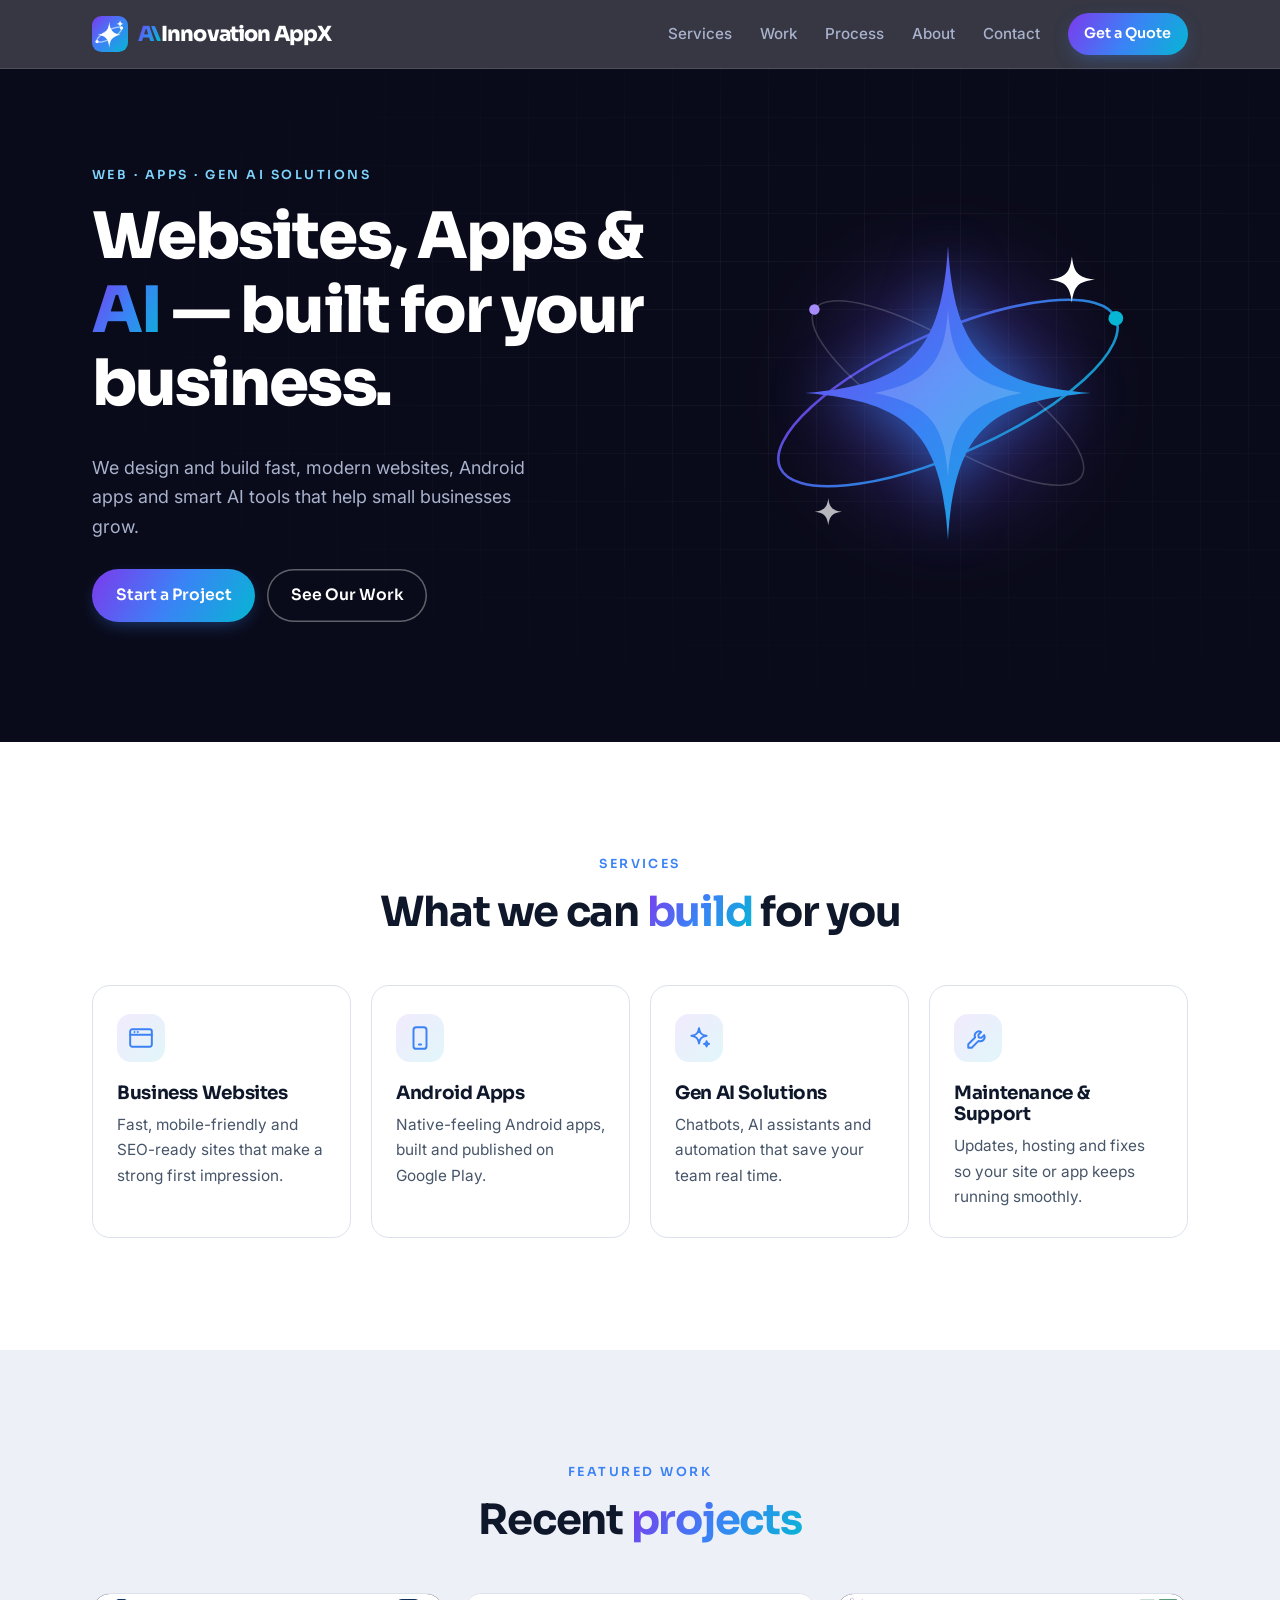
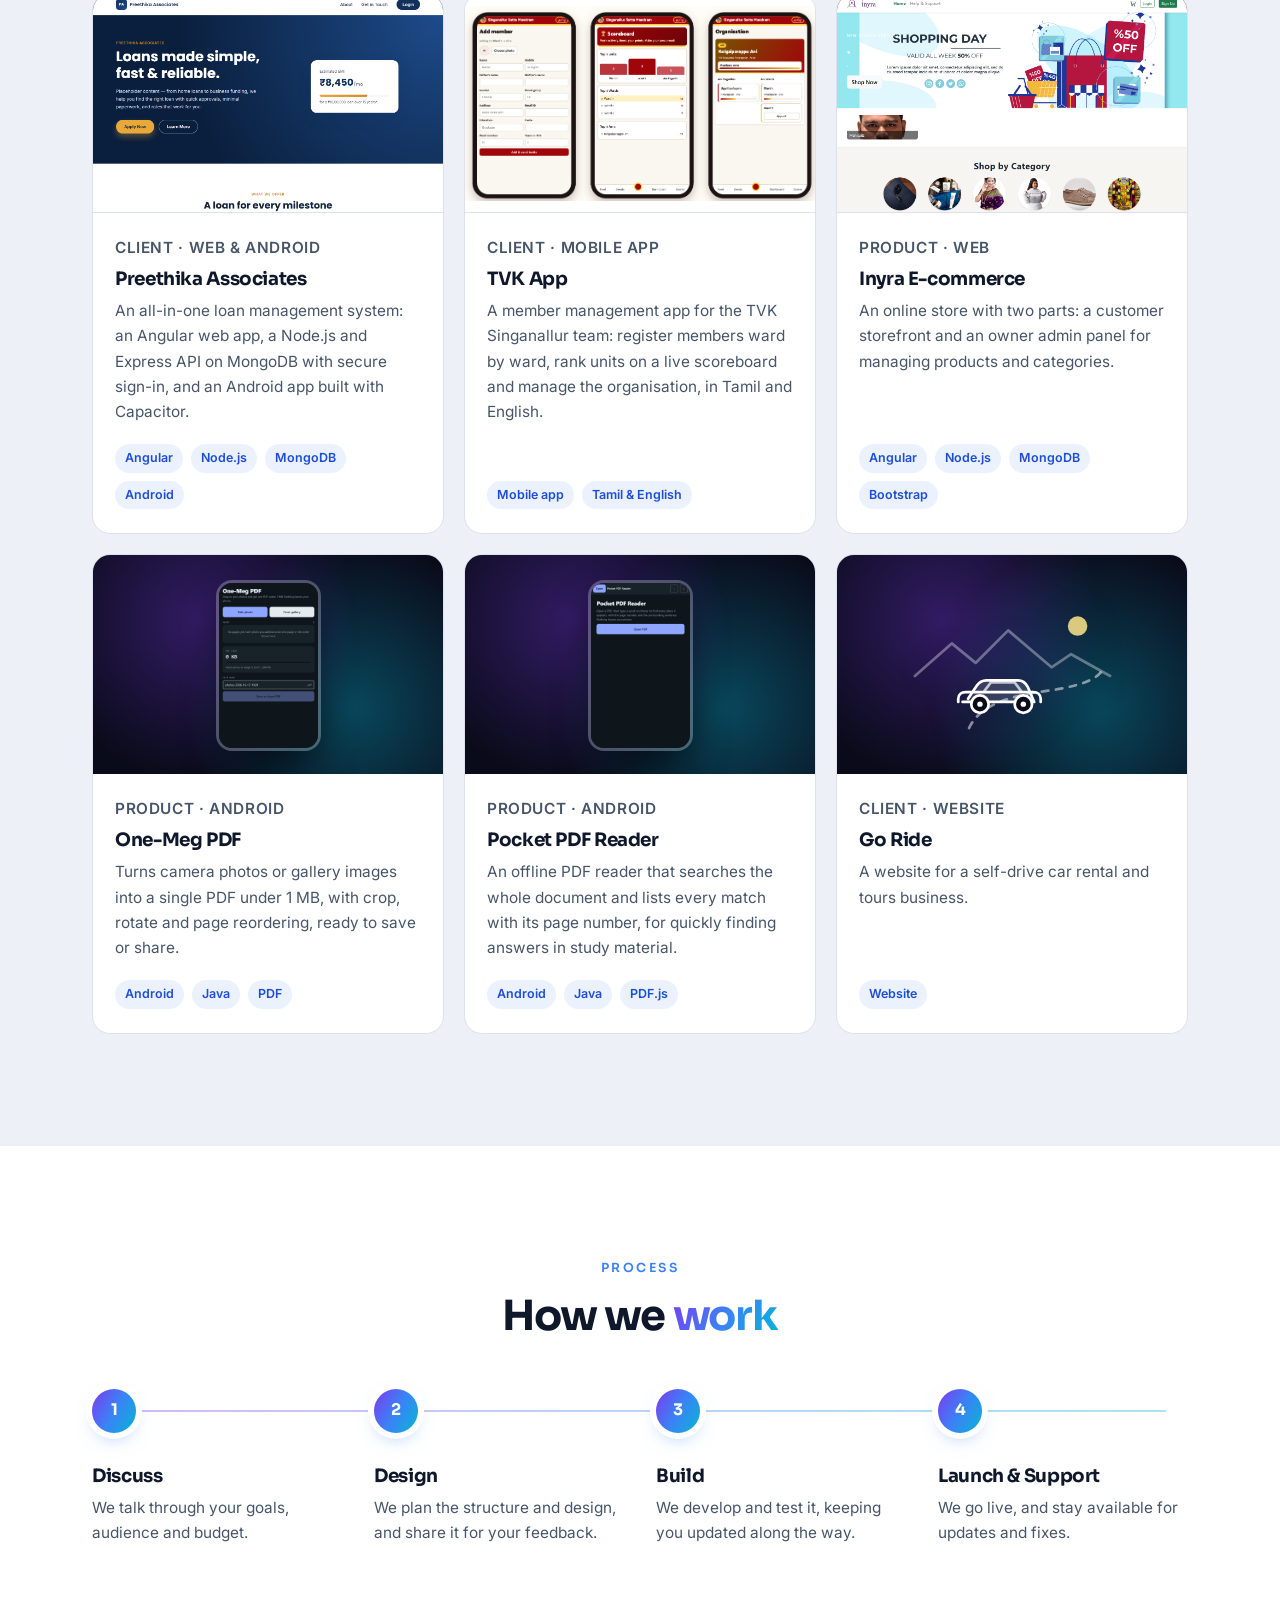
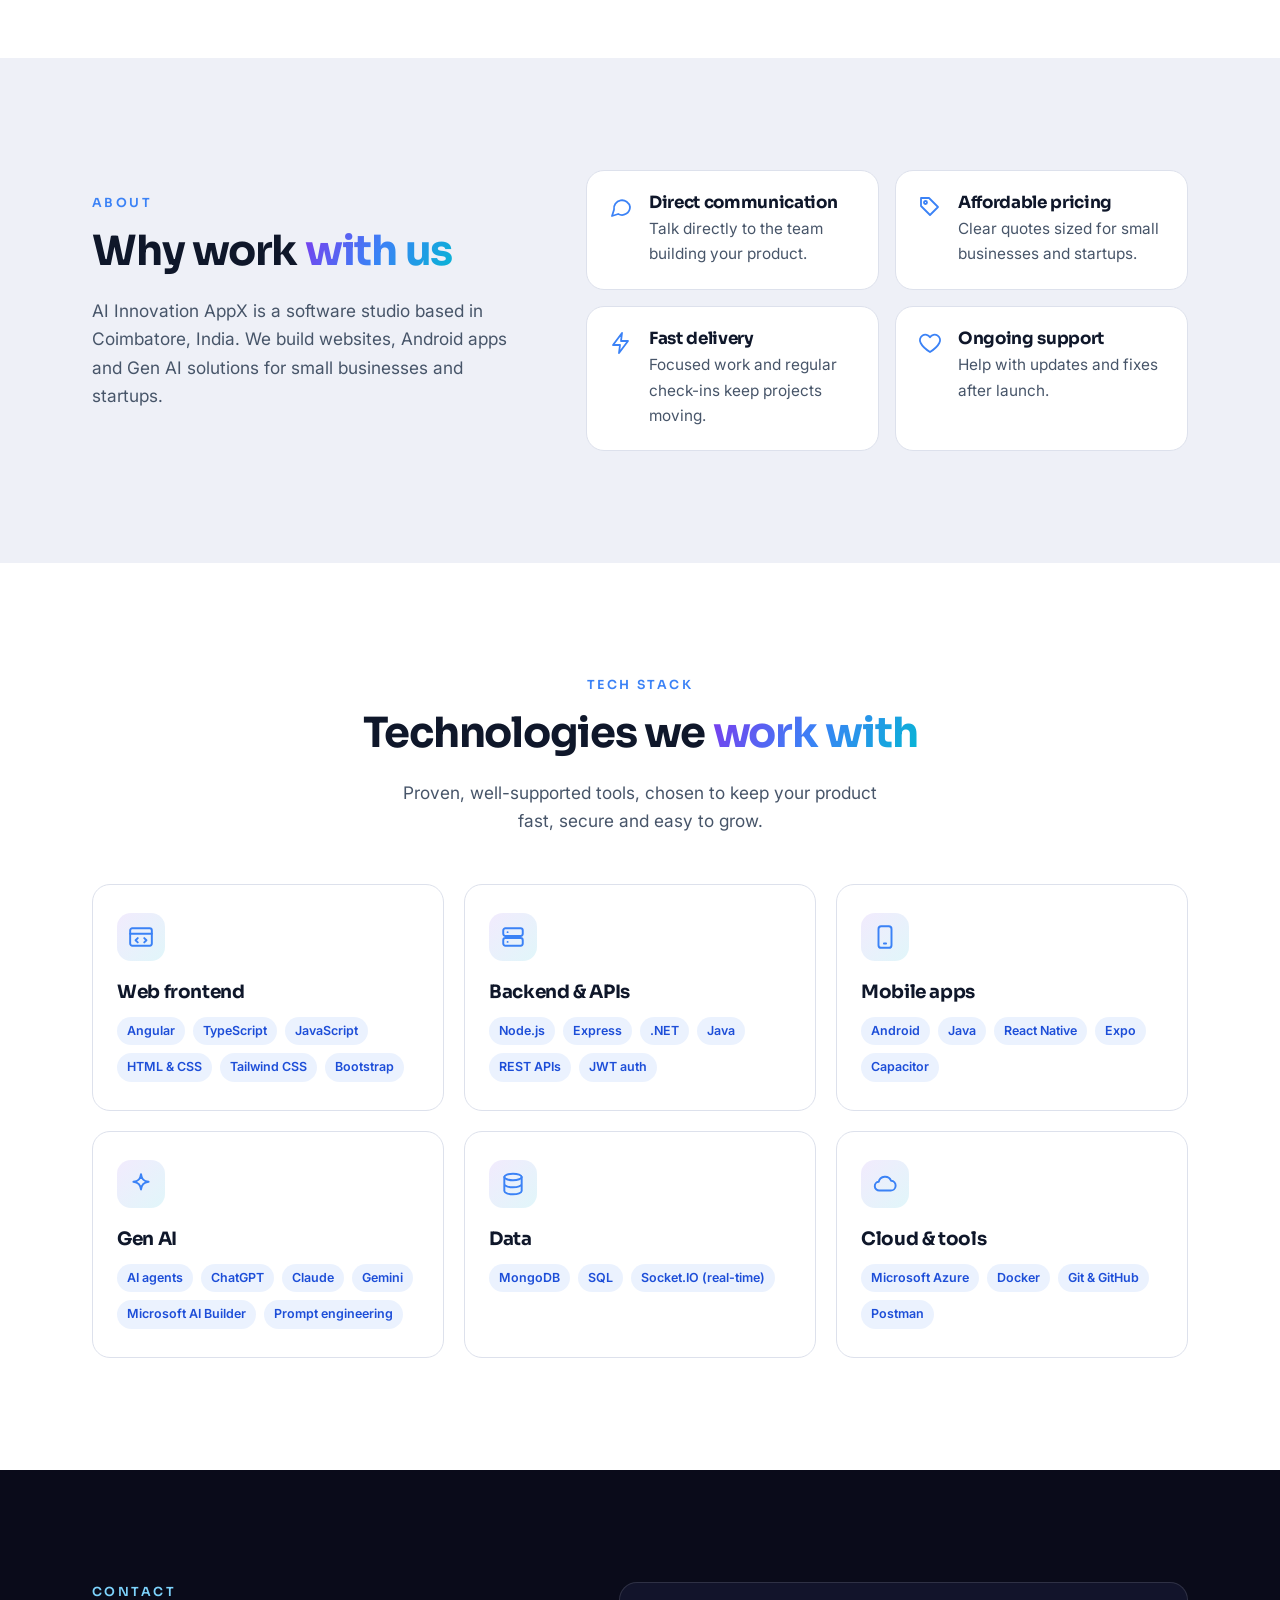
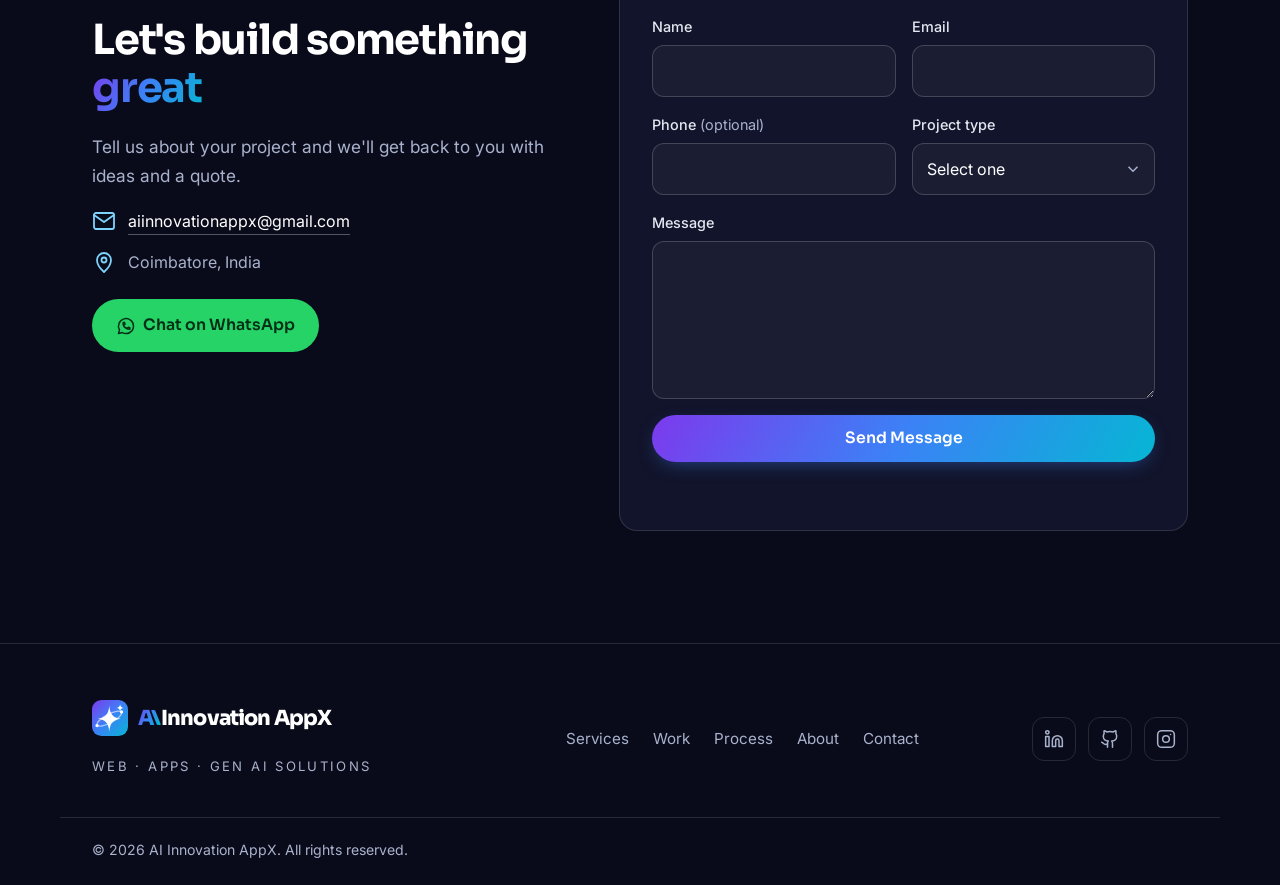
<file: AIInnovationAppX/index.html>
<!doctype html>
<html lang="en">
<head>
  <meta charset="utf-8">
  <meta name="viewport" content="width=device-width, initial-scale=1">

  <!-- ===== SEO ===== -->
  <title>AI Innovation AppX — Websites, Android Apps &amp; Gen AI Solutions</title>
  <meta name="description" content="AI Innovation AppX is a software studio in Coimbatore, India, building fast websites, Android apps and Gen AI tools for small businesses and startups.">
  <meta name="theme-color" content="#0A0B1A">
  <link rel="icon" href="favicon.svg" type="image/svg+xml">
  <!-- Live address on GitHub Pages; change if you add a custom domain -->
  <link rel="canonical" href="https://arunkumar06072002.github.io/AIInnovationAppX/">

  <!-- ===== Open Graph (link previews on WhatsApp, LinkedIn, etc.) ===== -->
  <meta property="og:type" content="website">
  <meta property="og:title" content="AI Innovation AppX — Websites, Apps &amp; AI">
  <meta property="og:description" content="Fast, modern websites, Android apps and smart AI tools that help small businesses grow.">
  <meta property="og:url" content="https://arunkumar06072002.github.io/AIInnovationAppX/">
  <!-- Add a 1200×630 image named og-image.png next to this file, then uncomment the line below -->
  <!-- <meta property="og:image" content="https://arunkumar06072002.github.io/AIInnovationAppX/og-image.png"> -->
  <meta name="twitter:card" content="summary_large_image">

  <!-- ===== Fonts ===== -->
  <link rel="preconnect" href="https://fonts.googleapis.com">
  <link rel="preconnect" href="https://fonts.gstatic.com" crossorigin>
  <link href="https://fonts.googleapis.com/css2?family=Inter:wght@400;500;600&family=Sora:wght@600;700;800&display=swap" rel="stylesheet">

  <link rel="stylesheet" href="styles.css">
  <!-- Marks JS as available so scroll animations only hide content when they can reveal it -->
  <script>document.documentElement.classList.add('js')</script>
  <script src="script.js" defer></script>
</head>
<body>

  <!-- =====================================================================
       Reusable SVG pieces (gradient + logo mark). Referenced with <use>.
       ===================================================================== -->
  <svg width="0" height="0" style="position:absolute" aria-hidden="true" focusable="false">
    <defs>
      <linearGradient id="brand-grad" x1="0" y1="0" x2="1" y2="1">
        <stop offset="0" stop-color="#7C3AED"/>
        <stop offset=".5" stop-color="#3B82F6"/>
        <stop offset="1" stop-color="#06B6D4"/>
      </linearGradient>
      <!-- Logo mark: rounded square, sparkle, orbit ring, two dots -->
      <symbol id="logo-mark" viewBox="0 0 100 100">
        <rect width="100" height="100" rx="26" fill="url(#brand-grad)"/>
        <ellipse cx="48" cy="52" rx="38" ry="12" fill="none" stroke="#fff" stroke-opacity=".6" stroke-width="3.5" transform="rotate(-28 48 52)"/>
        <path d="M48 16C50 40 58 49 80 52C58 55 50 64 48 88C46 64 38 55 16 52C38 49 46 40 48 16Z" fill="#fff"/>
        <path d="M78 12C79 19 81 21 88 22C81 23 79 25 78 32C77 25 75 23 68 22C75 21 77 19 78 12Z" fill="#fff"/>
        <circle cx="82" cy="33" r="4.5" fill="#fff"/>
        <circle cx="14" cy="71" r="4.5" fill="#fff"/>
      </symbol>
    </defs>
  </svg>

  <a class="skip-link" href="#main">Skip to content</a>

  <!-- ============================ 1. NAVBAR ============================ -->
  <header class="nav" id="top">
    <div class="container nav__inner">
      <a class="logo" href="#top" aria-label="AI Innovation AppX — home">
        <svg class="logo__mark" aria-hidden="true"><use href="#logo-mark"/></svg>
        <!-- Wordmark: the "I" in AI is a slanted gradient bar, like "\" -->
        <span class="wordmark" aria-hidden="true"><span class="wordmark__ai">A<span class="wordmark__bar"></span></span> Innovation AppX</span>
      </a>

      <button class="nav__toggle" aria-expanded="false" aria-controls="nav-menu" aria-label="Open menu">
        <span></span><span></span><span></span>
      </button>

      <nav class="nav__menu" id="nav-menu" aria-label="Main">
        <ul>
          <li><a href="#services">Services</a></li>
          <li><a href="#work">Work</a></li>
          <li><a href="#process">Process</a></li>
          <li><a href="#about">About</a></li>
          <li><a href="#contact">Contact</a></li>
        </ul>
        <a class="btn btn--grad btn--sm" href="#contact">Get a Quote</a>
      </nav>
    </div>
  </header>

  <main id="main">

    <!-- ============================ 2. HERO ============================ -->
    <section class="hero dark" aria-labelledby="hero-title">
      <div class="container hero__inner">
        <div class="hero__copy reveal">
          <p class="eyebrow">Web · Apps · Gen AI Solutions</p>
          <h1 id="hero-title">Websites, Apps &amp; <span class="grad-text">AI</span> — built for your business.</h1>
          <p class="hero__sub">We design and build fast, modern websites, Android apps and smart AI tools that help small businesses grow.</p>
          <div class="hero__ctas">
            <a class="btn btn--grad" href="#contact">Start a Project</a>
            <a class="btn btn--outline" href="#work">See Our Work</a>
          </div>
        </div>

        <!-- Abstract sparkle + orbit visual (pure SVG, decorative) -->
        <div class="hero__visual reveal" aria-hidden="true">
          <div class="hero__glow"></div>
          <svg class="hero__svg" viewBox="0 0 400 400">
            <g class="orbit orbit--a">
              <ellipse cx="200" cy="200" rx="175" ry="58" fill="none" stroke="url(#brand-grad)" stroke-width="2.5" opacity=".9"/>
              <circle cx="375" cy="200" r="7" fill="#06B6D4"/>
            </g>
            <g class="orbit orbit--b">
              <ellipse cx="200" cy="200" rx="150" ry="44" fill="none" stroke="#fff" stroke-opacity=".18" stroke-width="1.5"/>
              <circle cx="50" cy="200" r="5" fill="#A78BFA"/>
            </g>
            <path class="hero__star" d="M200 60C206 160 236 192 336 200C236 208 206 240 200 340C194 240 164 208 64 200C164 192 194 160 200 60Z" fill="url(#brand-grad)"/>
            <path d="M200 120C203 172 220 190 270 200C220 210 203 228 200 280C197 228 180 210 130 200C180 190 197 172 200 120Z" fill="#fff" opacity=".18"/>
            <path class="twinkle" d="M318 70C320 86 324 90 340 92C324 94 320 98 318 114C316 98 312 94 296 92C312 90 316 86 318 70Z" fill="#fff"/>
            <path class="twinkle twinkle--late" d="M86 300C87 309 90 312 99 313C90 314 87 317 86 326C85 317 82 314 73 313C82 312 85 309 86 300Z" fill="#fff" opacity=".7"/>
          </svg>
        </div>
      </div>
    </section>

    <!-- ============================ 3. SERVICES ============================ -->
    <section class="section" id="services" aria-labelledby="services-title">
      <div class="container">
        <header class="section__head reveal">
          <p class="eyebrow">Services</p>
          <h2 id="services-title">What we can <span class="grad-text">build</span> for you</h2>
        </header>

        <div class="grid grid--4">
          <article class="card reveal">
            <svg class="icon" viewBox="0 0 24 24" aria-hidden="true"><rect x="2" y="4" width="20" height="16" rx="2"/><path d="M2 9h20M6 6.5h.01M9 6.5h.01"/></svg>
            <h3>Business Websites</h3>
            <p>Fast, mobile-friendly and SEO-ready sites that make a strong first impression.</p>
          </article>
          <article class="card reveal">
            <svg class="icon" viewBox="0 0 24 24" aria-hidden="true"><rect x="6" y="2" width="12" height="20" rx="2.5"/><path d="M11 18h2"/></svg>
            <h3>Android Apps</h3>
            <p>Native-feeling Android apps, built and published on Google Play.</p>
          </article>
          <article class="card reveal">
            <svg class="icon" viewBox="0 0 24 24" aria-hidden="true"><path d="M12 3c.6 4.6 2.4 6.4 7 7-4.6.6-6.4 2.4-7 7-.6-4.6-2.4-6.4-7-7 4.6-.6 6.4-2.4 7-7Z"/><path d="M19 15c.2 1.6.8 2.2 2.4 2.4-1.6.2-2.2.8-2.4 2.4-.2-1.6-.8-2.2-2.4-2.4 1.6-.2 2.2-.8 2.4-2.4Z"/></svg>
            <h3>Gen AI Solutions</h3>
            <p>Chatbots, AI assistants and automation that save your team real time.</p>
          </article>
          <article class="card reveal">
            <svg class="icon" viewBox="0 0 24 24" aria-hidden="true"><path d="M14.7 6.3a4 4 0 0 0-5.4 5.2L3 17.8V21h3.2l6.3-6.3a4 4 0 0 0 5.2-5.4l-2.6 2.6-2.4-.4-.4-2.4 2.6-2.6Z"/></svg>
            <h3>Maintenance &amp; Support</h3>
            <p>Updates, hosting and fixes so your site or app keeps running smoothly.</p>
          </article>
        </div>
      </div>
    </section>

    <!-- ============================ 4. FEATURED WORK ============================ -->
    <section class="section section--tint" id="work" aria-labelledby="work-title">
      <div class="container">
        <header class="section__head reveal">
          <p class="eyebrow">Featured Work</p>
          <h2 id="work-title">Recent <span class="grad-text">projects</span></h2>
        </header>

        <!--
          Each card: an image area, a small "kind" label, title, description, tech tags.
          Image styles: project__media--shot (website screenshot, cropped from the top),
          project__media--fit (whole image on white), project__media--phone (phone screen on a gradient).
          Screenshots live in the images/ folder.
        -->
        <div class="grid grid--3">
          <article class="project reveal">
            <div class="project__media project__media--shot"><img src="images/preethika.png" alt="Preethika Associates home page with a loan EMI card" loading="lazy" width="1280" height="800"></div>
            <div class="project__body">
              <p class="project__kind">Client · Web &amp; Android</p>
              <h3>Preethika Associates</h3>
              <p>An all-in-one loan management system: an Angular web app, a Node.js and Express API on MongoDB with secure sign-in, and an Android app built with Capacitor.</p>
              <ul class="tags"><li>Angular</li><li>Node.js</li><li>MongoDB</li><li>Android</li></ul>
            </div>
          </article>
          <article class="project reveal">
            <div class="project__media project__media--fit"><img src="images/tvk.png" alt="TVK app screens: add member form, ward scoreboard and organisation view" loading="lazy" width="819" height="457"></div>
            <div class="project__body">
              <p class="project__kind">Client · Mobile app</p>
              <h3>TVK App</h3>
              <p>A member management app for the TVK Singanallur team: register members ward by ward, rank units on a live scoreboard and manage the organisation, in Tamil and English.</p>
              <ul class="tags"><li>Mobile app</li><li>Tamil &amp; English</li></ul>
            </div>
          </article>
          <article class="project reveal">
            <div class="project__media project__media--shot"><img src="images/inyra.png" alt="Inyra storefront home page with shopping banner and categories" loading="lazy" width="1280" height="800"></div>
            <div class="project__body">
              <p class="project__kind">Product · Web</p>
              <h3>Inyra E-commerce</h3>
              <p>An online store with two parts: a customer storefront and an owner admin panel for managing products and categories.</p>
              <ul class="tags"><li>Angular</li><li>Node.js</li><li>MongoDB</li><li>Bootstrap</li></ul>
            </div>
          </article>
          <article class="project reveal">
            <div class="project__media project__media--phone"><img src="images/onemeg.png" alt="One-Meg PDF app screen with Take photo and From gallery buttons" loading="lazy" width="1080" height="1800"></div>
            <div class="project__body">
              <p class="project__kind">Product · Android</p>
              <h3>One-Meg PDF</h3>
              <p>Turns camera photos or gallery images into a single PDF under 1 MB, with crop, rotate and page reordering, ready to save or share.</p>
              <ul class="tags"><li>Android</li><li>Java</li><li>PDF</li></ul>
            </div>
          </article>
          <article class="project reveal">
            <div class="project__media project__media--phone"><img src="images/reader.png" alt="Pocket PDF Reader app start screen" loading="lazy" width="1080" height="1800"></div>
            <div class="project__body">
              <p class="project__kind">Product · Android</p>
              <h3>Pocket PDF Reader</h3>
              <p>An offline PDF reader that searches the whole document and lists every match with its page number, for quickly finding answers in study material.</p>
              <ul class="tags"><li>Android</li><li>Java</li><li>PDF.js</li></ul>
            </div>
          </article>
          <!-- Illustrated cover (no screenshot yet). To use a screenshot, replace this div with
               <div class="project__media project__media--shot"><img src="images/go-ride.png" alt="Go Ride website home page" loading="lazy" width="1280" height="800"></div> -->
          <article class="project reveal">
            <div class="project__media project__media--art" role="img" aria-label="Illustration of a car on a winding road to the hills">
              <svg viewBox="0 0 200 120" fill="none" stroke="#fff" stroke-width="2.5" stroke-linecap="round" stroke-linejoin="round" aria-hidden="true">
                <path d="M10 70l34-30 22 18 30-30 40 34 18-12 36 20" stroke-opacity=".35"/>
                <circle cx="160" cy="24" r="9" fill="#FDE68A" stroke="none" opacity=".85"/>
                <path d="M60 118c10-22 40-30 70-34s46-10 52-18" stroke-opacity=".5" stroke-dasharray="6 7"/>
                <path d="M54 94h66l-6-14c-2-4-5-6-9-6H76c-4 0-7 2-9 5l-8 12" fill="rgba(255,255,255,.14)"/>
                <path d="M50 94v-3c0-4 3-6 7-6h62c4 0 7 2 7 6v3"/>
                <path d="M74 84l6-8h22l6 8" stroke-opacity=".7"/>
                <circle cx="70" cy="96" r="8" fill="#0A0B1A"/><circle cx="110" cy="96" r="8" fill="#0A0B1A"/>
                <circle cx="70" cy="96" r="2.5" fill="#fff" stroke="none"/><circle cx="110" cy="96" r="2.5" fill="#fff" stroke="none"/>
              </svg>
            </div>
            <div class="project__body">
              <p class="project__kind">Client · Website</p>
              <h3>Go Ride</h3>
              <p>A website for a self-drive car rental and tours business.</p>
              <ul class="tags"><li>Website</li></ul>
            </div>
          </article>
        </div>
      </div>
    </section>

    <!-- ============================ 5. HOW WE WORK ============================ -->
    <section class="section" id="process" aria-labelledby="process-title">
      <div class="container">
        <header class="section__head reveal">
          <p class="eyebrow">Process</p>
          <h2 id="process-title">How we <span class="grad-text">work</span></h2>
        </header>

        <ol class="timeline">
          <li class="step reveal">
            <span class="step__num">1</span>
            <h3>Discuss</h3>
            <p>We talk through your goals, audience and budget.</p>
          </li>
          <li class="step reveal">
            <span class="step__num">2</span>
            <h3>Design</h3>
            <p>We plan the structure and design, and share it for your feedback.</p>
          </li>
          <li class="step reveal">
            <span class="step__num">3</span>
            <h3>Build</h3>
            <p>We develop and test it, keeping you updated along the way.</p>
          </li>
          <li class="step reveal">
            <span class="step__num">4</span>
            <h3>Launch &amp; Support</h3>
            <p>We go live, and stay available for updates and fixes.</p>
          </li>
        </ol>
      </div>
    </section>

    <!-- ============================ 6. WHY WORK WITH ME ============================ -->
    <section class="section section--tint" id="about" aria-labelledby="about-title">
      <div class="container about">
        <header class="section__head section__head--left reveal">
          <p class="eyebrow">About</p>
          <h2 id="about-title">Why work <span class="grad-text">with us</span></h2>
          <p class="lead">AI Innovation AppX is a software studio based in Coimbatore, India. We build websites, Android apps and Gen AI solutions for small businesses and startups.</p>
        </header>

        <ul class="why">
          <li class="why__item reveal">
            <svg class="icon" viewBox="0 0 24 24" aria-hidden="true"><path d="M21 12a8 8 0 0 1-11.8 7L3 21l2-6.2A8 8 0 1 1 21 12Z"/></svg>
            <div><h3>Direct communication</h3><p>Talk directly to the team building your product.</p></div>
          </li>
          <li class="why__item reveal">
            <svg class="icon" viewBox="0 0 24 24" aria-hidden="true"><path d="M20 12 12 20 3 11V3h8l9 9Z"/><circle cx="7.5" cy="7.5" r="1.5"/></svg>
            <div><h3>Affordable pricing</h3><p>Clear quotes sized for small businesses and startups.</p></div>
          </li>
          <li class="why__item reveal">
            <svg class="icon" viewBox="0 0 24 24" aria-hidden="true"><path d="M13 2 4 14h7l-1 8 9-12h-7l1-8Z"/></svg>
            <div><h3>Fast delivery</h3><p>Focused work and regular check-ins keep projects moving.</p></div>
          </li>
          <li class="why__item reveal">
            <svg class="icon" viewBox="0 0 24 24" aria-hidden="true"><path d="M12 21s-7-4.4-9.3-9A5.3 5.3 0 0 1 12 6.3 5.3 5.3 0 0 1 21.3 12C19 16.6 12 21 12 21Z"/></svg>
            <div><h3>Ongoing support</h3><p>Help with updates and fixes after launch.</p></div>
          </li>
        </ul>
      </div>
    </section>

    <!-- ============================ 7. TECH STACK ============================ -->
    <section class="section" id="stack" aria-labelledby="stack-title">
      <div class="container">
        <header class="section__head reveal">
          <p class="eyebrow">Tech Stack</p>
          <h2 id="stack-title">Technologies we <span class="grad-text">work with</span></h2>
          <p class="lead lead--center">Proven, well-supported tools, chosen to keep your product fast, secure and easy to grow.</p>
        </header>

        <div class="grid grid--3">
          <article class="card stack reveal">
            <svg class="icon" viewBox="0 0 24 24" aria-hidden="true"><rect x="2" y="4" width="20" height="16" rx="2"/><path d="M2 9h20M9 13l-2 2 2 2M15 13l2 2-2 2"/></svg>
            <h3>Web frontend</h3>
            <ul class="tags"><li>Angular</li><li>TypeScript</li><li>JavaScript</li><li>HTML &amp; CSS</li><li>Tailwind CSS</li><li>Bootstrap</li></ul>
          </article>
          <article class="card stack reveal">
            <svg class="icon" viewBox="0 0 24 24" aria-hidden="true"><rect x="3" y="4" width="18" height="7" rx="2"/><rect x="3" y="13" width="18" height="7" rx="2"/><path d="M7 7.5h.01M7 16.5h.01"/></svg>
            <h3>Backend &amp; APIs</h3>
            <ul class="tags"><li>Node.js</li><li>Express</li><li>.NET</li><li>Java</li><li>REST APIs</li><li>JWT auth</li></ul>
          </article>
          <article class="card stack reveal">
            <svg class="icon" viewBox="0 0 24 24" aria-hidden="true"><rect x="6" y="2" width="12" height="20" rx="2.5"/><path d="M11 18h2"/></svg>
            <h3>Mobile apps</h3>
            <ul class="tags"><li>Android</li><li>Java</li><li>React Native</li><li>Expo</li><li>Capacitor</li></ul>
          </article>
          <article class="card stack reveal">
            <svg class="icon" viewBox="0 0 24 24" aria-hidden="true"><path d="M12 3c.6 4.6 2.4 6.4 7 7-4.6.6-6.4 2.4-7 7-.6-4.6-2.4-6.4-7-7 4.6-.6 6.4-2.4 7-7Z"/></svg>
            <h3>Gen AI</h3>
            <ul class="tags"><li>AI agents</li><li>ChatGPT</li><li>Claude</li><li>Gemini</li><li>Microsoft AI Builder</li><li>Prompt engineering</li></ul>
          </article>
          <article class="card stack reveal">
            <svg class="icon" viewBox="0 0 24 24" aria-hidden="true"><ellipse cx="12" cy="5.5" rx="8" ry="3"/><path d="M4 5.5v13c0 1.7 3.6 3 8 3s8-1.3 8-3v-13M4 12c0 1.7 3.6 3 8 3s8-1.3 8-3"/></svg>
            <h3>Data</h3>
            <ul class="tags"><li>MongoDB</li><li>SQL</li><li>Socket.IO (real-time)</li></ul>
          </article>
          <article class="card stack reveal">
            <svg class="icon" viewBox="0 0 24 24" aria-hidden="true"><path d="M7 18h10a4.5 4.5 0 0 0 .6-9A6 6 0 0 0 6.2 10 4 4 0 0 0 7 18z"/></svg>
            <h3>Cloud &amp; tools</h3>
            <ul class="tags"><li>Microsoft Azure</li><li>Docker</li><li>Git &amp; GitHub</li><li>Postman</li></ul>
          </article>
        </div>
      </div>
    </section>

    <!-- ============================ 8. CONTACT ============================ -->
    <section class="section dark" id="contact" aria-labelledby="contact-title">
      <div class="container contact">
        <div class="contact__info reveal">
          <p class="eyebrow">Contact</p>
          <h2 id="contact-title">Let's build something <span class="grad-text">great</span></h2>
          <p class="lead">Tell us about your project and we'll get back to you with ideas and a quote.</p>

          <ul class="contact__list">
            <li>
              <svg class="icon" viewBox="0 0 24 24" aria-hidden="true"><rect x="2" y="4" width="20" height="16" rx="2"/><path d="m2 6 10 7 10-7"/></svg>
              <a href="mailto:aiinnovationappx@gmail.com">aiinnovationappx@gmail.com</a>
            </li>
            <li>
              <svg class="icon" viewBox="0 0 24 24" aria-hidden="true"><path d="M12 22s7-6.1 7-12a7 7 0 0 0-14 0c0 5.9 7 12 7 12Z"/><circle cx="12" cy="10" r="2.5"/></svg>
              <span>Coimbatore, India</span>
            </li>
          </ul>

          <!-- WhatsApp: use your number in international format without + or spaces, e.g. 919876543210 -->
          <a class="btn btn--whatsapp" href="https://wa.me/918220034903" target="_blank" rel="noopener">
            <svg viewBox="0 0 24 24" aria-hidden="true"><path d="M21 12a9 9 0 0 1-13.4 7.9L3 21l1.2-4.4A9 9 0 1 1 21 12Z"/><path d="M8.5 9.5c.3 2.5 2.5 4.8 5 5.2l1.3-1.3 2 1-.4 1.5c-4.1.4-8.3-3.8-7.9-7.9l1.5-.4 1 2-1.3 1.3"/></svg>
            Chat on WhatsApp
          </a>
        </div>

        <!--
          CONTACT FORM ENDPOINT
          ---------------------
          Formspree: create a form at https://formspree.io, then replace
          [your-form-id] below with your form ID (e.g. https://formspree.io/f/abcdwxyz).
          Using EmailJS or your own backend instead? Change the action URL here,
          or edit the submit handler in script.js.
        -->
        <form class="form reveal" action="https://formspree.io/f/[your-form-id]" method="POST" novalidate>
          <div class="form__row">
            <div class="field">
              <label for="name">Name</label>
              <input id="name" name="name" type="text" autocomplete="name" required>
            </div>
            <div class="field">
              <label for="email">Email</label>
              <input id="email" name="email" type="email" autocomplete="email" required>
            </div>
          </div>
          <div class="form__row">
            <div class="field">
              <label for="phone">Phone <span class="opt">(optional)</span></label>
              <input id="phone" name="phone" type="tel" autocomplete="tel">
            </div>
            <div class="field">
              <label for="type">Project type</label>
              <select id="type" name="project_type" required>
                <option value="" disabled selected>Select one</option>
                <option>Website</option>
                <option>Android App</option>
                <option>AI Solution</option>
                <option>Other</option>
              </select>
            </div>
          </div>
          <div class="field">
            <label for="message">Message</label>
            <textarea id="message" name="message" rows="5" required></textarea>
          </div>
          <!-- Honeypot field: hidden from people, catches simple spam bots -->
          <input type="text" name="_gotcha" class="hp" tabindex="-1" autocomplete="off" aria-hidden="true">
          <button class="btn btn--grad btn--block" type="submit">Send Message</button>
          <p class="form__status" role="status" aria-live="polite"></p>
        </form>
      </div>
    </section>
  </main>

  <!-- ============================ 9. FOOTER ============================ -->
  <footer class="footer dark">
    <div class="container footer__inner">
      <div class="footer__brand">
        <a class="logo" href="#top" aria-label="AI Innovation AppX — back to top">
          <svg class="logo__mark" aria-hidden="true"><use href="#logo-mark"/></svg>
          <span class="wordmark" aria-hidden="true"><span class="wordmark__ai">A<span class="wordmark__bar"></span></span> Innovation AppX</span>
        </a>
        <p class="footer__tag">Web · Apps · Gen AI Solutions</p>
      </div>

      <nav aria-label="Footer">
        <ul class="footer__links">
          <li><a href="#services">Services</a></li>
          <li><a href="#work">Work</a></li>
          <li><a href="#process">Process</a></li>
          <li><a href="#about">About</a></li>
          <li><a href="#contact">Contact</a></li>
        </ul>
      </nav>

      <!-- Replace the [bracketed] links with your profile URLs -->
      <ul class="social">
        <li><a href="[your LinkedIn URL]" aria-label="LinkedIn" target="_blank" rel="noopener">
          <svg viewBox="0 0 24 24" aria-hidden="true"><path d="M16 8a6 6 0 0 1 6 6v7h-4v-7a2 2 0 0 0-4 0v7h-4v-7a6 6 0 0 1 6-6Z"/><rect x="2" y="9" width="4" height="12"/><circle cx="4" cy="4" r="2"/></svg>
        </a></li>
        <li><a href="https://github.com/Arunkumar06072002" aria-label="GitHub" target="_blank" rel="noopener">
          <svg viewBox="0 0 24 24" aria-hidden="true"><path d="M15 22v-4a4.8 4.8 0 0 0-1-3.5c3 0 6-2 6-5.5.1-1.3-.3-2.5-1-3.5.3-1.2.3-2.4 0-3.5 0 0-1 0-3 1.5a13.4 13.4 0 0 0-8 0C6 2 5 2 5 2c-.3 1.2-.3 2.4 0 3.5A5.4 5.4 0 0 0 4 9c0 3.5 3 5.5 6 5.5-.4.5-.7 1-.8 1.7-.2.6-.2 1.2-.2 1.8v4"/><path d="M9 18c-4.5 2-5-2-7-2"/></svg>
        </a></li>
        <li><a href="[your Instagram URL]" aria-label="Instagram" target="_blank" rel="noopener">
          <svg viewBox="0 0 24 24" aria-hidden="true"><rect x="2" y="2" width="20" height="20" rx="5"/><circle cx="12" cy="12" r="4"/><path d="M17.5 6.5h.01"/></svg>
        </a></li>
      </ul>
    </div>
    <div class="container footer__bottom">
      <p>© 2026 AI Innovation AppX. All rights reserved.</p>
    </div>
  </footer>

</body>
</html>
</file>
<file: AIInnovationAppX/styles.css>
/* =====================================================================
   AI Innovation AppX — styles
   Mobile-first. Edit the tokens below to change colours, fonts, spacing.
   ===================================================================== */

:root {
  /* Brand colours */
  --violet: #7C3AED;
  --blue:   #3B82F6;
  --cyan:   #06B6D4;
  --grad: linear-gradient(120deg, var(--violet) 0%, var(--blue) 50%, var(--cyan) 100%);

  /* Surfaces & text */
  --navy:      #0A0B1A;   /* dark sections */
  --navy-2:    #12142B;   /* cards on dark */
  --white:     #FFFFFF;
  --tint:      #EEF0F7;   /* light alternate sections */
  --text:      #0F172A;
  --muted:     #475569;   /* body text on light (7.5:1 on white) */
  --muted-dk:  #A9B2CC;   /* body text on dark (9:1 on navy) */
  --line:      #DDE1EC;
  --line-dk:   rgba(255,255,255,.12);

  /* Type */
  --font-head: "Sora", system-ui, sans-serif;
  --font-body: "Inter", system-ui, -apple-system, "Segoe UI", sans-serif;

  /* Layout */
  --radius: 18px;
  --radius-sm: 12px;
  --container: 1160px;
  --nav-h: 68px;
  --ease: cubic-bezier(.2,.7,.2,1);
}

/* ---------- Base ---------- */
*, *::before, *::after { box-sizing: border-box; }
html { scroll-behavior: smooth; scroll-padding-top: var(--nav-h); -webkit-text-size-adjust: 100%; }
body {
  margin: 0;
  font-family: var(--font-body);
  font-size: 1rem;
  line-height: 1.65;
  color: var(--text);
  background: var(--white);
  -webkit-font-smoothing: antialiased;
}
img, svg { display: block; max-width: 100%; }
a { color: inherit; }
h1, h2, h3 {
  font-family: var(--font-head);
  line-height: 1.15;
  letter-spacing: -0.03em;
  margin: 0 0 .5em;
}
h1 { font-size: clamp(2.3rem, 6vw, 4rem); font-weight: 800; }
h2 { font-size: clamp(1.8rem, 4vw, 2.6rem); font-weight: 700; }
h3 { font-size: 1.15rem; font-weight: 700; letter-spacing: -0.02em; }
p { margin: 0 0 1em; }
ul, ol { margin: 0; padding: 0; list-style: none; }

.container { width: 100%; max-width: var(--container); margin: 0 auto; padding: 0 16px; }
@media (min-width: 768px) { .container { padding: 0 32px; } }

.skip-link {
  position: absolute; left: 16px; top: -60px; z-index: 100;
  background: var(--white); color: var(--text); padding: 10px 16px; border-radius: 8px;
}
.skip-link:focus { top: 12px; }

:focus-visible { outline: 3px solid var(--cyan); outline-offset: 3px; border-radius: 6px; }

/* Gradient text for key words */
.grad-text {
  background: var(--grad);
  -webkit-background-clip: text;
  background-clip: text;
  color: transparent;
}

.eyebrow {
  font-family: var(--font-head);
  font-size: .78rem;
  font-weight: 600;
  letter-spacing: .2em;
  text-transform: uppercase;
  color: var(--blue);
  margin-bottom: .9rem;
}
.dark .eyebrow { color: #7DD3FC; }
.lead { font-size: 1.08rem; color: var(--muted); max-width: 46ch; }

/* Dark sections */
.dark { background: var(--navy); color: var(--white); }
.dark .lead, .dark p { color: var(--muted-dk); }
.dark h1, .dark h2, .dark h3 { color: var(--white); }

/* ---------- Buttons ---------- */
.btn {
  display: inline-flex; align-items: center; justify-content: center; gap: .5em;
  font-family: var(--font-head); font-weight: 600; font-size: .98rem;
  padding: .85em 1.5em; border-radius: 999px;
  text-decoration: none; border: 0; cursor: pointer;
  transition: transform .25s var(--ease), box-shadow .25s var(--ease), background-color .25s;
}
.btn--sm { padding: .6em 1.15em; font-size: .9rem; }
.btn--block { width: 100%; }
.btn--grad { background: var(--grad); color: #fff; box-shadow: 0 6px 20px -8px rgba(59,130,246,.6); }
.btn--grad:hover { transform: translateY(-2px); box-shadow: 0 10px 30px -6px rgba(124,58,237,.55), 0 0 0 4px rgba(59,130,246,.15); }
.btn--outline { color: #fff; box-shadow: inset 0 0 0 1.5px rgba(255,255,255,.35); }
.btn--outline:hover { box-shadow: inset 0 0 0 1.5px #fff, 0 0 24px -6px rgba(6,182,212,.6); transform: translateY(-2px); }
.btn--whatsapp { background: #25D366; color: #052E16; margin-top: 1.5rem; }
.btn--whatsapp:hover { transform: translateY(-2px); box-shadow: 0 10px 28px -8px rgba(37,211,102,.6); }
.btn--whatsapp svg { width: 20px; height: 20px; fill: none; stroke: currentColor; stroke-width: 1.8; stroke-linecap: round; stroke-linejoin: round; }

/* ---------- Logo ---------- */
.logo { display: inline-flex; align-items: center; gap: .6rem; text-decoration: none; }
.logo__mark { width: 36px; height: 36px; flex: none; }
.wordmark {
  font-family: var(--font-head); font-weight: 800; font-size: 1.3rem;
  letter-spacing: -0.04em; white-space: nowrap; color: var(--text);
}
.dark .wordmark { color: #fff; }
@media (max-width: 359px) { .wordmark { font-size: 1.15rem; } } /* keeps the full name beside the menu button on small phones */
.wordmark__ai { color: var(--violet); background: var(--grad); -webkit-background-clip: text; background-clip: text; color: transparent; }
/* The "I" in "AI", drawn as a slanted bar leaning like "\" */
.wordmark__bar {
  display: inline-block; width: .17em; height: .72em; margin-left: .07em;
  background: linear-gradient(180deg, var(--blue), var(--cyan));
  transform: skewX(22deg); border-radius: 1px; vertical-align: -0.02em;
}

/* ---------- 1. Navbar ---------- */
.nav {
  position: sticky; top: 0; z-index: 50;
  background: rgba(10,11,26,.82);
  backdrop-filter: saturate(160%) blur(14px);
  -webkit-backdrop-filter: saturate(160%) blur(14px);
  border-bottom: 1px solid var(--line-dk);
}
.nav .wordmark { color: #fff; }
.nav__inner { height: var(--nav-h); display: flex; align-items: center; justify-content: space-between; }

.nav__toggle {
  width: 44px; height: 44px; display: grid; place-content: center; gap: 5px;
  background: none; border: 0; cursor: pointer; border-radius: 10px;
}
.nav__toggle span { width: 22px; height: 2px; background: #fff; border-radius: 2px; transition: transform .3s var(--ease), opacity .2s; }
.nav__toggle[aria-expanded="true"] span:nth-child(1) { transform: translateY(7px) rotate(45deg); }
.nav__toggle[aria-expanded="true"] span:nth-child(2) { opacity: 0; }
.nav__toggle[aria-expanded="true"] span:nth-child(3) { transform: translateY(-7px) rotate(-45deg); }

/* Mobile menu: dropdown panel */
.nav__menu {
  position: absolute; left: 0; right: 0; top: var(--nav-h);
  background: var(--navy); border-bottom: 1px solid var(--line-dk);
  padding: 8px 16px 20px;
  display: none;
}
.nav__menu.is-open { display: block; }
.nav__menu a:not(.btn) {
  display: block; padding: 12px 4px; color: var(--muted-dk); text-decoration: none; font-weight: 500;
  border-bottom: 1px solid var(--line-dk);
}
.nav__menu a:not(.btn):hover { color: #fff; }
.nav__menu .btn { margin-top: 16px; width: 100%; }

@media (min-width: 900px) {
  .nav__toggle { display: none; }
  .nav__menu {
    position: static; display: flex; align-items: center; gap: 28px;
    background: none; border: 0; padding: 0;
  }
  .nav__menu ul { display: flex; gap: 28px; }
  .nav__menu a:not(.btn) { padding: 6px 0; border: 0; font-size: .95rem; }
  .nav__menu .btn { margin: 0; width: auto; }
}

/* ---------- 2. Hero ---------- */
.hero { position: relative; overflow: hidden; padding: 64px 0 80px; }
.hero::before { /* faint grid texture */
  content: ""; position: absolute; inset: 0; pointer-events: none;
  background-image:
    linear-gradient(rgba(255,255,255,.035) 1px, transparent 1px),
    linear-gradient(90deg, rgba(255,255,255,.035) 1px, transparent 1px);
  background-size: 48px 48px;
  mask-image: radial-gradient(ellipse at 70% 40%, #000 20%, transparent 70%);
  -webkit-mask-image: radial-gradient(ellipse at 70% 40%, #000 20%, transparent 70%);
}
.hero__inner { position: relative; display: grid; gap: 48px; align-items: center; }
.hero__sub { font-size: 1.12rem; max-width: 40ch; }
.hero__ctas { display: flex; flex-wrap: wrap; gap: 12px; margin-top: 28px; }

.hero__visual { position: relative; max-width: 420px; width: 100%; margin: 0 auto; aspect-ratio: 1; }
.hero__glow {
  position: absolute; inset: 15%;
  background: radial-gradient(circle, rgba(59,130,246,.55), rgba(124,58,237,.25) 45%, transparent 70%);
  filter: blur(40px);
}
.hero__svg { position: relative; width: 100%; height: 100%; overflow: visible; }
.hero__star { filter: drop-shadow(0 0 24px rgba(59,130,246,.55)); }
.orbit { transform-origin: 200px 200px; }
.orbit--a { transform: rotate(-24deg); animation: orbit-a 18s linear infinite; }
.orbit--b { transform: rotate(32deg); animation: orbit-b 26s linear infinite reverse; }
@keyframes orbit-a { to { transform: rotate(336deg); } }
@keyframes orbit-b { from { transform: rotate(32deg); } to { transform: rotate(392deg); } }
.twinkle { transform-box: fill-box; transform-origin: center; animation: twinkle 3.2s ease-in-out infinite; }
.twinkle--late { animation-delay: 1.4s; }
@keyframes twinkle { 50% { transform: scale(.55); opacity: .4; } }

@media (min-width: 900px) {
  .hero { padding: 96px 0 120px; }
  .hero__inner { grid-template-columns: 1.15fr 1fr; gap: 64px; }
}

/* ---------- Sections ---------- */
.section { padding: 80px 0; }
.section--tint { background: var(--tint); }
.section__head { text-align: center; max-width: 640px; margin: 0 auto 48px; }
.section__head--left { text-align: left; margin: 0 0 32px; }
@media (min-width: 900px) { .section { padding: 112px 0; } }

.grid { display: grid; gap: 20px; }
@media (min-width: 640px) { .grid--2, .grid--3, .grid--4 { grid-template-columns: repeat(2, 1fr); } }
@media (min-width: 1024px) {
  .grid--3 { grid-template-columns: repeat(3, 1fr); }
  .grid--4 { grid-template-columns: repeat(4, 1fr); }
}

/* Line icons */
.icon {
  width: 24px; height: 24px; flex: none;
  fill: none; stroke: var(--blue); stroke-width: 1.8; stroke-linecap: round; stroke-linejoin: round;
}

/* Glow-border card: gradient border appears on hover */
.card, .project, .quote, .why__item {
  position: relative; background: var(--white);
  border: 1px solid var(--line); border-radius: var(--radius);
  transition: transform .3s var(--ease), box-shadow .3s var(--ease), border-color .3s;
}
.card::after, .project::after, .quote::after {
  content: ""; position: absolute; inset: -1px; border-radius: inherit; padding: 1.5px;
  background: var(--grad);
  -webkit-mask: linear-gradient(#000 0 0) content-box, linear-gradient(#000 0 0);
  -webkit-mask-composite: xor; mask-composite: exclude;
  opacity: 0; transition: opacity .3s; pointer-events: none;
}
.card:hover, .project:hover, .quote:hover {
  transform: translateY(-4px);
  box-shadow: 0 18px 40px -18px rgba(59,130,246,.45);
}
.card:hover::after, .project:hover::after, .quote:hover::after { opacity: 1; }

/* ---------- 3. Services ---------- */
.card { padding: 28px 24px; }
.card .icon {
  width: 48px; height: 48px; padding: 11px; margin-bottom: 20px;
  border-radius: 14px; background: linear-gradient(135deg, rgba(124,58,237,.1), rgba(6,182,212,.12));
}
.card p { color: var(--muted); margin: 0; font-size: .96rem; }

/* ---------- 4. Featured work ---------- */
.project { overflow: hidden; display: flex; flex-direction: column; }
.project__media, .project img { aspect-ratio: 16 / 10; width: 100%; object-fit: cover; }
.project__media {
  display: grid; place-items: center;
  background:
    radial-gradient(circle at 30% 30%, rgba(124,58,237,.35), transparent 55%),
    radial-gradient(circle at 75% 70%, rgba(6,182,212,.35), transparent 55%),
    var(--navy);
}
.project__media span { font-family: var(--font-head); font-weight: 700; font-size: 1.3rem; color: #fff; opacity: .85; }
.project__media img { transition: transform .5s var(--ease); }
.project:hover .project__media img { transform: scale(1.04); }
/* Website screenshot, cropped from the top */
.project__media--shot { display: block; overflow: hidden; border-bottom: 1px solid var(--line); }
.project__media--shot img { width: 100%; height: 100%; object-fit: cover; object-position: top center; }
/* Whole image shown on white */
.project__media--fit { background: #fff; overflow: hidden; border-bottom: 1px solid var(--line); }
.project__media--fit img { width: 100%; height: 100%; object-fit: contain; }
/* Phone screenshot on the brand gradient */
.project__media--phone { overflow: hidden; place-items: start center; padding-top: 7%; }
.project__media--phone img {
  width: 30%; height: auto; aspect-ratio: auto; border-radius: 16px; border: 3px solid rgba(255,255,255,.25);
  box-shadow: 0 18px 40px -10px rgba(0,0,0,.7);
}
/* Illustrated cover for projects without a screenshot */
.project__media--art { overflow: hidden; }
.project__media--art svg { width: 62%; height: auto; transition: transform .5s var(--ease); filter: drop-shadow(0 6px 18px rgba(0,0,0,.35)); }
.project:hover .project__media--art svg { transform: scale(1.04); }
.project__body { padding: 22px 22px 24px; display: flex; flex-direction: column; flex: 1; }
.project__body .tags { margin-top: auto; padding-top: 4px; }
.project__kind {
  font-size: .78rem; font-weight: 600; letter-spacing: .04em; text-transform: uppercase;
  color: var(--muted); margin: 0 0 .5em;
}
.project__body p { color: var(--muted); font-size: .96rem; }
.tags { display: flex; flex-wrap: wrap; gap: 8px; }
.tags li {
  font-size: .78rem; font-weight: 600; color: #1D4ED8;
  background: rgba(59,130,246,.1); padding: 4px 10px; border-radius: 999px;
}

/* ---------- 5. Process timeline ---------- */
.timeline { position: relative; display: grid; gap: 28px; counter-reset: step; }
.timeline::before { /* vertical line on mobile */
  content: ""; position: absolute; left: 21px; top: 22px; bottom: 22px; width: 2px;
  background: linear-gradient(180deg, var(--violet), var(--blue), var(--cyan));
  opacity: .35;
}
.step { position: relative; padding-left: 64px; }
.step__num {
  position: absolute; left: 0; top: 0;
  width: 44px; height: 44px; display: grid; place-items: center;
  border-radius: 50%; background: var(--grad); color: #fff;
  font-family: var(--font-head); font-weight: 700;
  box-shadow: 0 0 0 6px var(--white), 0 8px 20px -6px rgba(59,130,246,.6);
}
.step h3 { margin-top: 8px; }
.step p { color: var(--muted); margin: 0; font-size: .96rem; }

@media (min-width: 900px) {
  .timeline { grid-template-columns: repeat(4, 1fr); gap: 32px; }
  .timeline::before { /* horizontal line on desktop */
    left: 22px; right: 22px; top: 21px; bottom: auto; width: auto; height: 2px;
    background: linear-gradient(90deg, var(--violet), var(--blue), var(--cyan));
  }
  .step { padding-left: 0; padding-top: 68px; }
}

/* ---------- 6. Why work with me ---------- */
.about { display: grid; gap: 16px; }
.why { display: grid; gap: 16px; }
.why__item { display: flex; gap: 16px; padding: 22px; }
.why__item h3 { margin-bottom: .25em; font-size: 1.05rem; }
.why__item p { color: var(--muted); margin: 0; font-size: .96rem; }
.why__item .icon { margin-top: 2px; }
.why__item:hover { border-color: rgba(59,130,246,.45); transform: translateY(-2px); }
@media (min-width: 640px) { .why { grid-template-columns: repeat(2, 1fr); } }
@media (min-width: 1024px) {
  .about { grid-template-columns: 1fr 1.4fr; gap: 64px; align-items: center; }
  .section__head--left { margin: 0; }
}

/* ---------- 7. Tech stack ---------- */
.lead--center { margin: 0 auto; }
.stack { display: flex; flex-direction: column; }
.stack h3 { margin-bottom: .8em; }

/* ---------- Testimonials (not on the page now; kept for later) ---------- */
.quote { margin: 0; padding: 28px; display: flex; flex-direction: column; justify-content: space-between; gap: 24px; }
.quote blockquote { margin: 0; }
.quote blockquote p { font-size: 1.1rem; margin: 0; }
.quote figcaption { display: flex; align-items: center; gap: 12px; color: var(--muted); font-size: .92rem; line-height: 1.4; }
.quote figcaption strong { color: var(--text); }
.avatar {
  width: 44px; height: 44px; border-radius: 50%; display: grid; place-items: center; flex: none;
  background: var(--grad); color: #fff; font-size: .75rem; font-weight: 600;
}

/* ---------- 8. Contact ---------- */
.contact { display: grid; gap: 48px; }
.contact__list { display: grid; gap: 14px; margin-top: 8px; }
.contact__list li { display: flex; align-items: center; gap: 12px; color: var(--muted-dk); }
.contact__list .icon { stroke: #7DD3FC; }
.contact__list a { color: #fff; text-decoration: none; border-bottom: 1px solid rgba(255,255,255,.3); }
.contact__list a:hover { border-color: var(--cyan); }

.form {
  background: var(--navy-2); border: 1px solid var(--line-dk);
  border-radius: var(--radius); padding: 24px;
  display: grid; gap: 16px;
}
.form__row { display: grid; gap: 16px; }
.field { display: grid; gap: 6px; }
.field label { font-size: .9rem; font-weight: 500; color: #E2E8F0; }
.opt { color: var(--muted-dk); font-weight: 400; }
.field input, .field select, .field textarea {
  width: 100%; font: inherit; color: #fff;
  background: rgba(255,255,255,.04);
  border: 1px solid rgba(255,255,255,.18); border-radius: var(--radius-sm);
  padding: 12px 14px; transition: border-color .2s, box-shadow .2s;
}
.field select { appearance: none; -webkit-appearance: none;
  background-image: url("data:image/svg+xml,%3Csvg xmlns='http://www.w3.org/2000/svg' viewBox='0 0 24 24' fill='none' stroke='%23A9B2CC' stroke-width='2'%3E%3Cpath d='m6 9 6 6 6-6'/%3E%3C/svg%3E");
  background-repeat: no-repeat; background-position: right 12px center; background-size: 18px; padding-right: 40px;
}
.field select option { color: var(--text); }
.field textarea { resize: vertical; min-height: 120px; }
.field input:focus, .field select:focus, .field textarea:focus {
  outline: none; border-color: var(--blue); box-shadow: 0 0 0 4px rgba(59,130,246,.25);
}
.field [aria-invalid="true"] { border-color: #F87171; }
.hp { position: absolute; left: -9999px; }
.form__status { margin: 0; font-size: .92rem; min-height: 1.4em; }
.form__status.ok { color: #6EE7B7; }
.form__status.err { color: #FCA5A5; }

@media (min-width: 640px) { .form__row { grid-template-columns: 1fr 1fr; } .form { padding: 32px; } }
@media (min-width: 1024px) { .contact { grid-template-columns: 1fr 1.25fr; gap: 72px; align-items: start; } }

/* ---------- 9. Footer ---------- */
.footer { border-top: 1px solid var(--line-dk); padding: 56px 0 24px; }
.footer__inner { display: grid; gap: 32px; }
.footer__tag { margin: 12px 0 0; font-size: .82rem; letter-spacing: .18em; text-transform: uppercase; }
.footer__links { display: flex; flex-wrap: wrap; gap: 12px 24px; }
.footer__links a { color: var(--muted-dk); text-decoration: none; font-size: .95rem; }
.footer__links a:hover { color: #fff; }
.social { display: flex; gap: 12px; }
.social a {
  width: 44px; height: 44px; display: grid; place-items: center; border-radius: 12px;
  border: 1px solid var(--line-dk); color: var(--muted-dk);
  transition: color .2s, border-color .2s, box-shadow .2s;
}
.social a:hover { color: #fff; border-color: var(--blue); box-shadow: 0 0 20px -4px rgba(59,130,246,.6); }
.social svg { width: 20px; height: 20px; fill: none; stroke: currentColor; stroke-width: 1.8; stroke-linecap: round; stroke-linejoin: round; }
.footer__bottom { margin-top: 40px; padding-top: 20px; border-top: 1px solid var(--line-dk); }
.footer__bottom p { margin: 0; font-size: .88rem; }
@media (min-width: 900px) {
  .footer__inner { grid-template-columns: 1.4fr 2fr auto; align-items: center; }
  .footer__links { justify-content: center; }
}

/* ---------- Scroll reveal (only when JS is running) ---------- */
.js .reveal { opacity: 0; transform: translateY(24px); transition: opacity .7s var(--ease), transform .7s var(--ease); }
.js .reveal.in { opacity: 1; transform: none; }

/* ---------- Reduced motion ---------- */
@media (prefers-reduced-motion: reduce) {
  html { scroll-behavior: auto; }
  *, *::before, *::after { animation: none !important; transition: none !important; }
  .js .reveal { opacity: 1; transform: none; }
}
</file>
